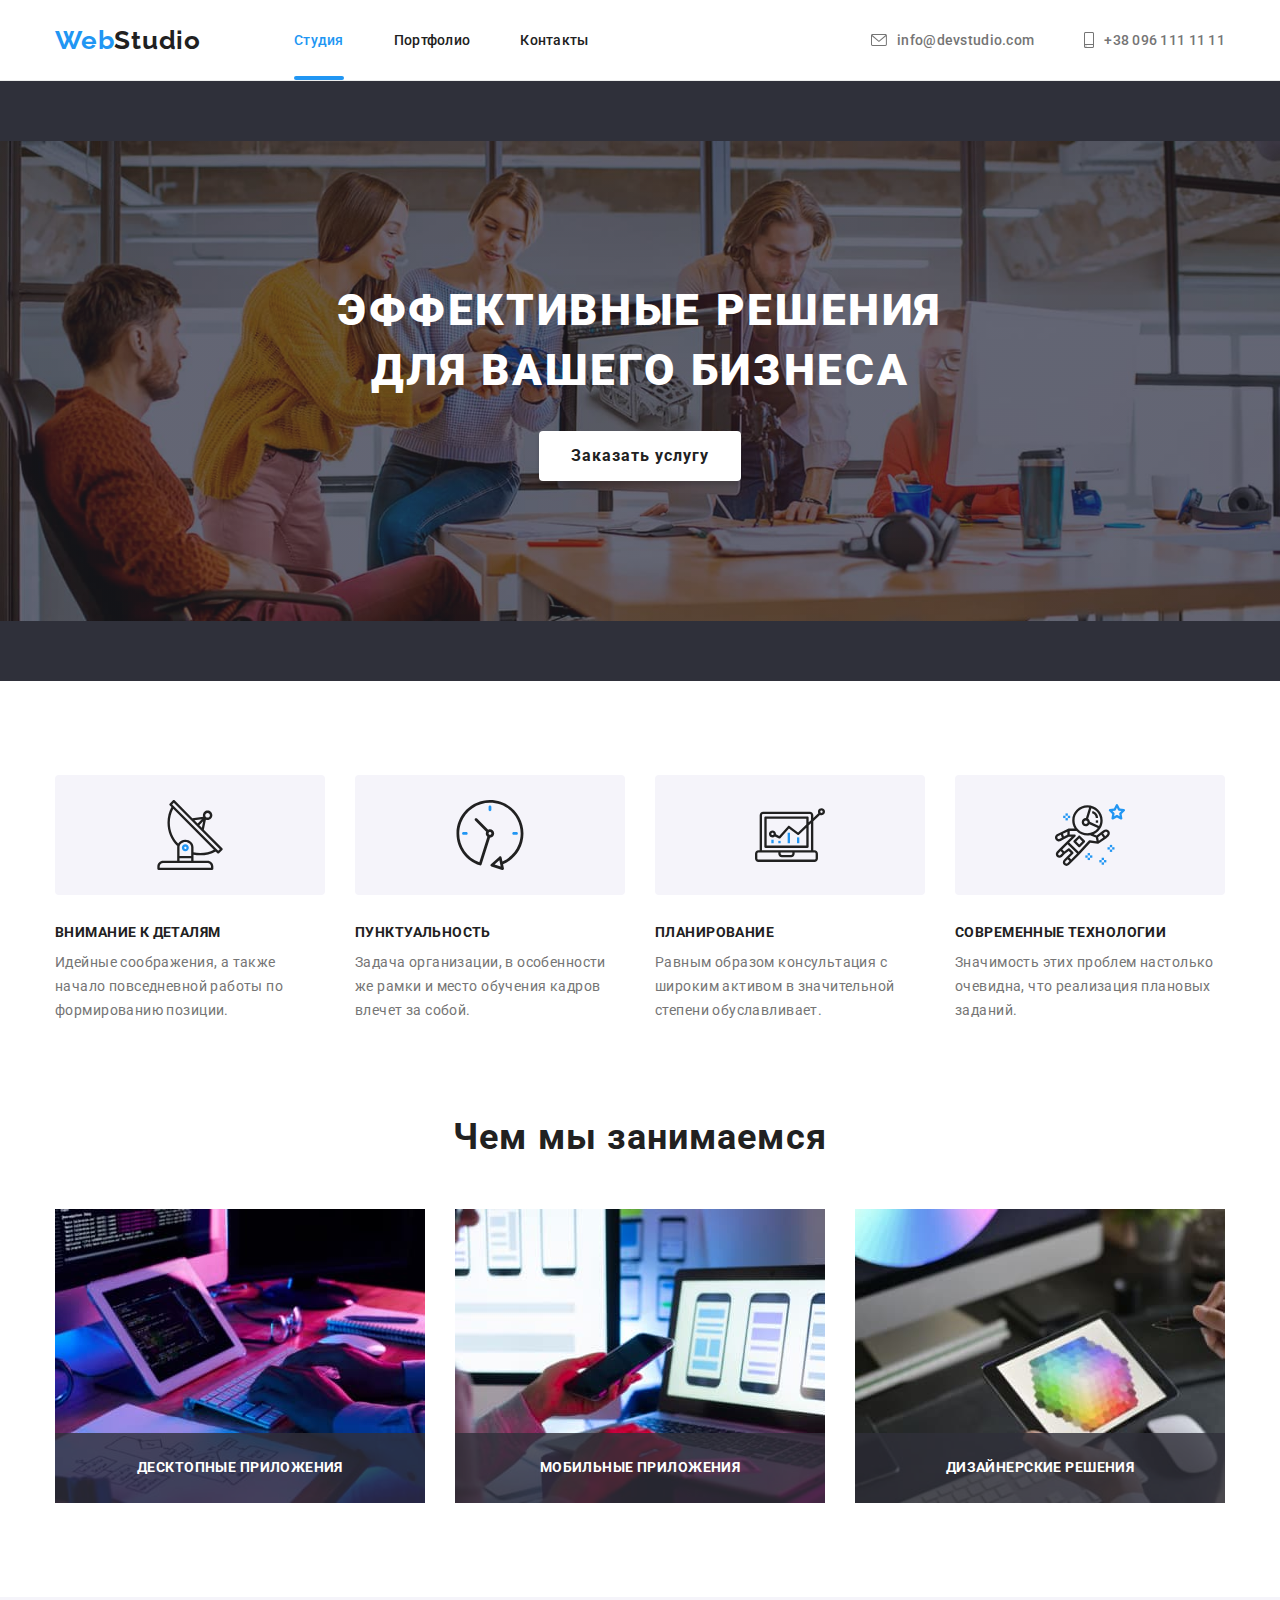
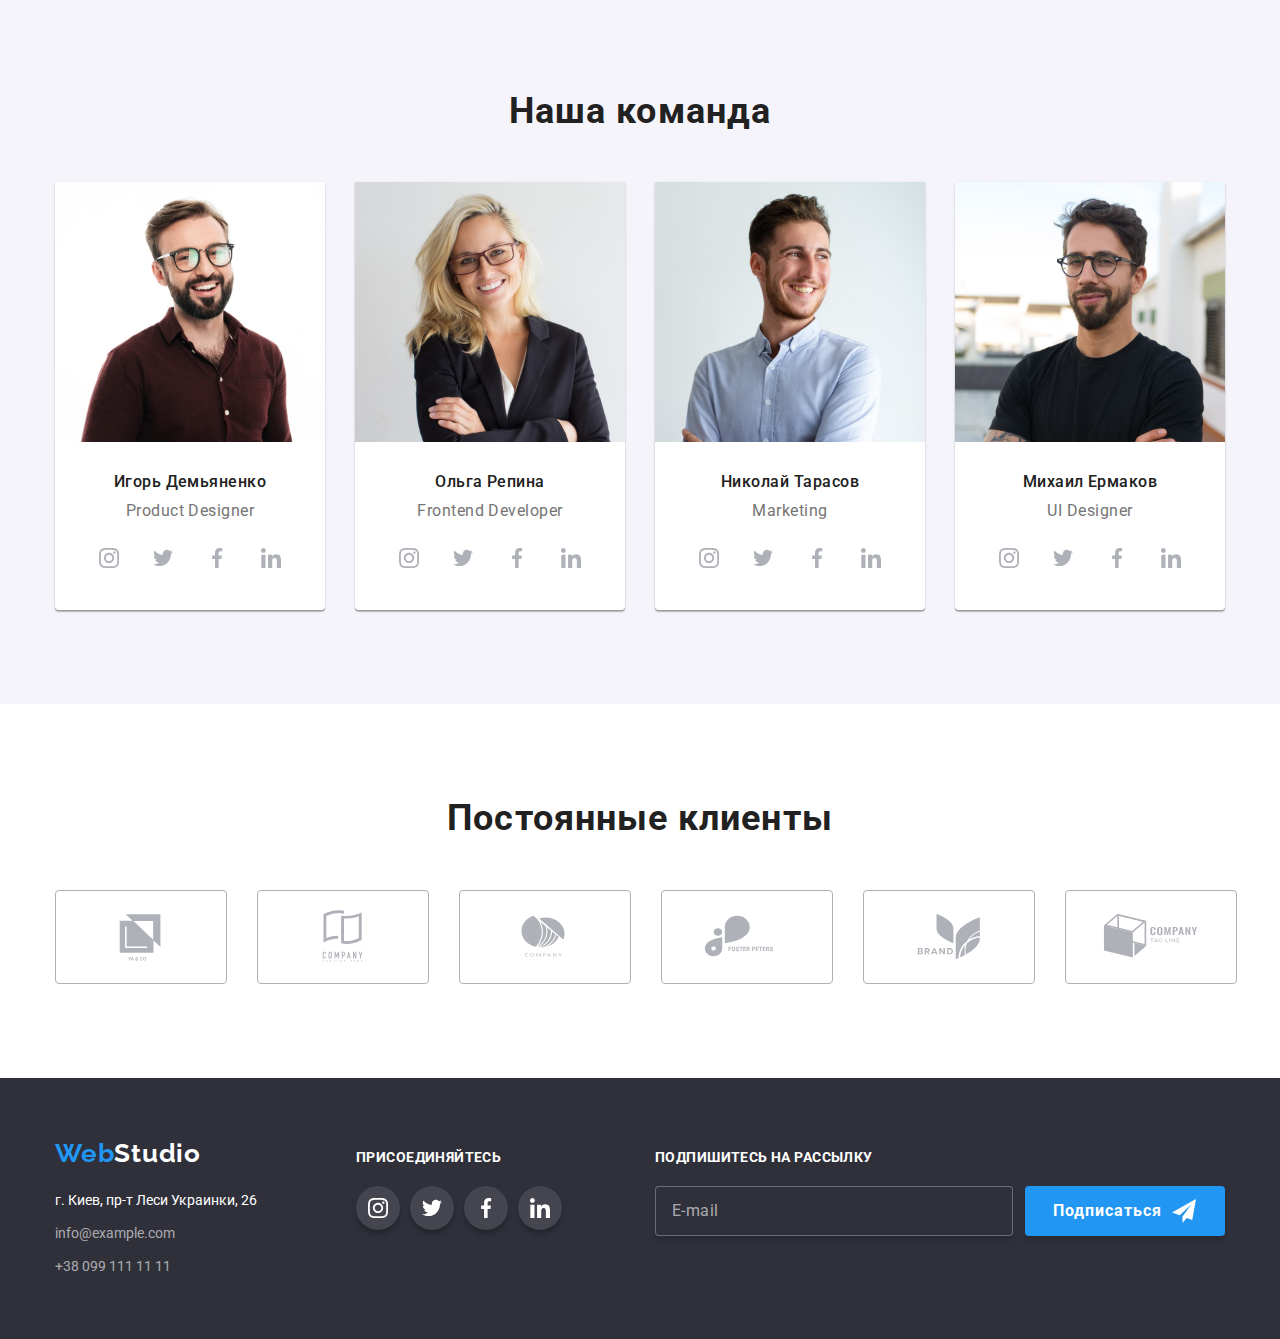
<file: index.html>
<!DOCTYPE html>
<html lang="en">
<head>
    <meta charset="UTF-8">
    <meta http-equiv="X-UA-Compatible" content="IE=edge">
    <meta name="viewport" content="width=device-width, initial-scale=1.0">
    <link rel="preconnect" href="https://fonts.googleapis.com">
    <link rel="preconnect" href="https://fonts.gstatic.com" crossorigin>
    <title>WebStudio</title>
    <link href="https://fonts.googleapis.com/css2?family=Raleway:wght@700&family=Roboto:wght@400;500;700;900&display=swap"
        rel="stylesheet">
    <link rel="stylesheet" href="https://cdnjs.cloudflare.com/ajax/libs/modern-normalize/1.0.0/modern-normalize.min.css" />

    <link rel="stylesheet" href="./css/main.min.css" />
</head>
<body>
   <!-- Header content -->
    <header class="header">
        <div class="header__container container">
            <a class="header__logo logo" href="index.html">Web<span class="logo__span">Studio</span></a>
            <nav class="navigation">
                <ul class="menu list">
                    <li class="menu__item"><a class="menu__link menu__link--curent" href="./index.html">Студия</a>
                    </li>
                    <li class="menu__item"><a class="menu__link" href="./portfolio.html">Портфолио</a>
                    </li>
                    <li class="menu__item"><a class="menu__link" href="">Контакты</a></li>
                </ul>
            </nav>
            <ul class="connect list">
                <li class="connect__item">
                <a class="connect__link" href="mailto:info@devstudio.com">
                    <svg class="connect__icon" width="16" height="12">
                        <use href="./images/symbol-defs.svg#mail-icon"></use>
                    </svg>info@devstudio.com</a></li>
                <li class="connect__item">
                    <a class="connect__link" href="tel:+380961111111">
                        <svg class="connect__icon" width="10" height="16">
                        <use href="./images/symbol-defs.svg#tel-icon"></use>
                    </svg>+38 096 111 11 11</a>
                </li>
            </ul>
        </div>
    </header>
    <!-- End of Header content -->
    <!-- Main content -->
    <main>
    <!-- Section 1 -->
        <section class="hero">
            <div class="container">
                <h1 class="hero__title">Эффективные решения для вашего бизнеса</h1>
                <button data-modal-open class="hero__btn">Заказать услугу</button>
            </div>
            
        </section>
    <!-- End of Section 1 -->
    <!-- Section 2 -->
        <section class="section">
            <div class="container">
            <h2 class="visually-hidden">особенности</h2>
            <ul class="features list">
                <li class="features__item">
                    <div class="features__box">
                        <svg class="features__icon" width="70" height="70" >
                            <use href="./images/symbol-defs.svg#icon-antena" ></use>
                        </svg>
                    </div>
                    <h3 class="features__title">Внимание к деталям</h3>
                    <p class="features__text">Идейные соображения, а также начало повседневной работы по формированию позиции.</p>
                </li>
                <li class="features__item">
                    <div class="features__box">
                        <svg class="features__icon" width="70" height="70">
                            <use href="./images/symbol-defs.svg#icon-clock"></use>
                        </svg>
                    </div>
                    <h3 class="features__title">Пунктуальность</h3>
                    <p class="features__text">Задача организации, в особенности же рамки и место обучения кадров влечет за собой.</p>
                </li>
                <li class="features__item">
                    <div class="features__box">
                        <svg class="features__icon" width="70" height="70">
                            <use href="./images/symbol-defs.svg#icon-diagram"></use>
                        </svg>
                    </div>
                    <h3 class="features__title">Планирование</h3>
                    <p class="features__text">Равным образом консультация с широким активом в значительной степени обуславливает.</p>
                </li>
                <li class="features__item">
                    <div class="features__box">
                        <svg class="features__icon" width="70" height="70">
                            <use href="./images/symbol-defs.svg#icon-astronaut"></use>
                        </svg>
                    </div>
                    <h3 class="features__title">Современные технологии</h3>
                    <p class="features__text">Значимость этих проблем настолько очевидна, что реализация плановых заданий.</p>
                </li>
            </ul>
            </div>
        </section>
    <!-- End of Section 2 -->
    <!-- Section 3 -->
        <section class="section section--no-pading-top">
            <div class="container">
                <h2 class="section__title">Чем мы занимаемся</h2>
                <ul class="service list">
                <li class="service__item"><img src="images/img1.jpg" alt="Разработчик пишет код" width="370" />
                <p class="service__direction">Десктопные приложения</p></li>
                <li class="service__item"><img src="images/img2.jpg" alt="Разработка мобильного приложения" width="370" />
                <p class="service__direction">Мобильные приложения</p></li>
                <li class="service__item"><img src="images/img3.jpg" alt="Выбор гаммы цвета" width="370" />
                <p class="service__direction">Дизайнерские решения</p></li>
            </ul>
            </div>
        </section>
    <!-- End of Section 3 -->
    <!-- Section 4 -->
        <section class="section section--other-background">
            <div class="container">
            <h2 class="section__title">Наша команда</h2>
            <ul class="team-cards list">
                <li class="team-cards__item">
                    <img src="images/img.jpg" alt="Игорь Демьяненко" width="270" />
                <div class="team-cards__box">
                    <h3 class="team-cards__title">Игорь Демьяненко</h3>
                    <p class="team-cards__text">Product Designer</p>
                    <ul class="soc list">
                        <li class="soc__item"><a class="soc__link" href="">
                                <svg class="soc__icon">
                                    <use href="./images/symbol-defs.svg#icon-instagram"></use>
                                </svg>
                            </a></li>
                        <li class="soc__item"><a class="soc__link" href="">
                                <svg class="soc__icon">
                                    <use href="./images/symbol-defs.svg#icon-twitter"></use>
                                </svg>
                            </a></li>
                        <li class="soc__item"><a class="soc__link" href="">
                                <svg class="soc__icon">
                                    <use href="./images/symbol-defs.svg#icon-facebook"></use>
                                </svg>
                            </a></li>
                        <li class="soc__item"><a class="soc__link" href="">
                                <svg class="soc__icon">
                                    <use href="./images/symbol-defs.svg#icon-linkedin"></use>
                                </svg>
                            </a></li>
                    </ul>
                </div>
                </li>
                <li class="team-cards__item">
                    <img src="images/img(1).jpg" alt="Ольга Репина" width="270" />
                <div class="team-cards__box">
                    <h3 class="team-cards__title">Ольга Репина</h3>
                    <p class="team-cards__text">Frontend Developer</p>
                    <ul class="soc list">
                        <li class="soc__item"><a class="soc__link" href="">
                                <svg class="soc__icon">
                                <use href="./images/symbol-defs.svg#icon-instagram"></use>
                            </svg>
                        </a></li>
                        <li class="soc__item"><a class="soc__link" href="">
                                <svg class="soc__icon">
                                <use href="./images/symbol-defs.svg#icon-twitter"></use>
                            </svg>
                        </a></li>
                        <li class="soc__item"><a class="soc__link" href="">
                                <svg class="soc__icon">
                                <use href="./images/symbol-defs.svg#icon-facebook"></use>
                            </svg>
                        </a></li>
                        <li class="soc__item"><a class="soc__link" href="">
                                <svg class="soc__icon">
                                <use href="./images/symbol-defs.svg#icon-linkedin"></use>
                            </svg>
                        </a></li>
                    </ul>
                </div>
                </li>
                <li class="team-cards__item">
                    <img src="images/img(2).jpg" alt="Николай Тарасов" width="270" />
                <div class="team-cards__box">
                    <h3 class="team-cards__title">Николай Тарасов</h3>
                    <p class="team-cards__text">Marketing</p>
                    <ul class="soc list">
                        <li class="soc__item"><a class="soc__link" href="">
                                <svg class="soc__icon">
                                    <use href="./images/symbol-defs.svg#icon-instagram"></use>
                                </svg>
                            </a></li>
                        <li class="soc__item"><a class="soc__link" href="">
                                <svg class="soc__icon">
                                    <use href="./images/symbol-defs.svg#icon-twitter"></use>
                                </svg>
                            </a></li>
                        <li class="soc__item"><a class="soc__link" href="">
                                <svg class="soc__icon">
                                    <use href="./images/symbol-defs.svg#icon-facebook"></use>
                                </svg>
                            </a></li>
                        <li class="soc__item"><a class="soc__link" href="">
                                <svg class="soc__icon">
                                    <use href="./images/symbol-defs.svg#icon-linkedin"></use>
                                </svg>
                            </a></li>
                    </ul>
                </div>
                </li>
                <li class="team-cards__item">
                    <img src="images/img(3).jpg" alt="Михаил Ермаков" width="270" />
                <div class="team-cards__box">
                    <h3 class="team-cards__title">Михаил Ермаков</h3>
                    <p class="team-cards__text">UI Designer</p>
                    <ul class="soc list">
                        <li class="soc__item"><a class="soc__link" href="">
                                <svg class="soc__icon">
                                    <use href="./images/symbol-defs.svg#icon-instagram"></use>
                                </svg>
                            </a></li>
                        <li class="soc__item"><a class="soc__link" href="">
                                <svg class="soc__icon">
                                    <use href="./images/symbol-defs.svg#icon-twitter"></use>
                                </svg>
                            </a></li>
                        <li class="soc__item"><a class="soc__link" href="">
                                <svg class="soc__icon">
                                    <use href="./images/symbol-defs.svg#icon-facebook"></use>
                                </svg>
                            </a></li>
                        <li class="soc__item"><a class="soc__link" href="">
                                <svg class="soc__icon">
                                    <use href="./images/symbol-defs.svg#icon-linkedin"></use>
                                </svg>
                            </a></li>
                    </ul>
                </div>
                </li>
            </ul>
            </div>
        </section>
        <!-- End of Section 4 -->
        <!-- Section 5 -->
        <section class="section">
            <div class="container">
                <h2 class="section__title">Постоянные клиенты</h2>
                <ul class="client list">
                    <li class="client__item"><a class="client__link" href="">
                            <svg class="client__icon" width="106" height="60">
                                <use href="./images/symbol-defs.svg#icon-client-1"></use>
                            </svg></a>
                    </li>
                    <li class="client__item"><a class="client__link" href="">
                            <svg class="client__icon" width="106" height="60">
                                <use href="./images/symbol-defs.svg#icon-client-2"></use>
                            </svg></a>
                    </li>
                    <li class="client__item"><a class="client__link" href="">
                            <svg class="client__icon" width="106" height="60">
                                <use href="./images/symbol-defs.svg#icon-client-3"></use>
                            </svg></a>
                    </li>
                    <li class="client__item"><a class="client__link" href="">
                            <svg class="client__icon" width="106" height="60">
                                <use href="./images/symbol-defs.svg#icon-client-4"></use>
                            </svg></a>
                    </li>
                    <li class="client__item"><a class="client__link" href="">
                            <svg class="client__icon" width="106" height="60">
                                <use href="./images/symbol-defs.svg#icon-client-5"></use>
                            </svg></a>
                    </li>
                    <li class="client__item"><a class="client__link" href="">
                            <svg class="client__icon" width="106" height="60">
                                <use href="./images/symbol-defs.svg#icon-client-6"></use>
                            </svg></a>
                    </li>
                </ul>
            </div>
        </section>
        <!-- End of Section 5 -->
    </main>
    <!-- End of main content -->
    <!-- Footer content -->
    <footer class="footer">
        <div class="container">
            <div class="footer-content">
                <div class="footer__box">
        <a class="footer__logo logo" href="index.html">Web<span class="logo__span logo--revers">Studio</span> </a>
     <address>
        <ul class="address list">
            <li class="address__item">
              <a class="address__address" href="https://goo.gl/maps/EQBEiKLQ2F43MQ8P8" target="_blank"> <span>г. Киев, пр-т Леси Украинки, 26</span></a>
            </li>
            <li class="address__item">
                <a class="address__email" href="mailto:info@example.com">info@example.com</a>
            </li>
            <li class="address__item">
                <a class="address__tel" href=tel:+380991111111>+38 099 111 11 11</a>
            </li>
        </ul>
    </address>
    </div>
    <div class="footer__social">
        <h3 class="footer__title">присоединяйтесь</h3>
        <ul class="social list">
            <li class="social__item"><a class="social__link" href="">
                <svg class="social__icon">
                <use href="./images/symbol-defs.svg#icon-instagram">
            </use>
        </svg></a>
    </li>
            <li class="social__item"><a class="social__link" href="">
                <svg class="social__icon">
                <use href="./images/symbol-defs.svg#icon-twitter">
            </use>
        </svg></a>
    </li>
            <li class="social__item"><a class="social__link" href="">
                <svg class="social__icon">
                <use href="./images/symbol-defs.svg#icon-facebook">
            </use>
        </svg></a>
    </li>
            <li class="social__item"><a class="social__link"href="">
                <svg class="social__icon">
                <use href="./images/symbol-defs.svg#icon-linkedin">
            </use>
        </svg></a>
    </li>
        </ul>
    </div>
    <div class="subscribe">
        <p class="footer__title">Подпишитесь на рассылку</p>
        <form class="subs-form">
            <input type="email" name="mail" id="mail" placeholder="E-mail" class="subs-form__mail">
            <button type="submit" class="subs-form__btn">
                Подписаться<svg class="subs-form__icon" width="24px" height="24px">
                    <use href="./images/symbol-defs.svg#icon-send"></use>
                </svg>
            </button>
        </form>
    </div>
    </div>
    </div>
    </footer>
    <!-- End of footer -->
    <!-- Modal FORM -->
    <div data-modal class="backdrop is-hidden">
        <div class="modal">
            <button type="button" data-modal-close class="modal__btn">
                <svg class="modal__icon" width="11" height="11">
                    <use href="./images/symbol-defs.svg#icon-close"></use>
                </svg>
            </button>
          <p class="modal__title">Оставьте свои данные, мы вам перезвоним</p>
            <form class="modal__form">
            
            <div class="form-field form-field__space--F">
                <label class="form-field__label" for="user-name">Имя</label>
                <div class="form-position">
                    <input class="form-position__input" type="text" name="user-name" id="user-name" placeholder="" required/>
                    <svg class="form-position__icon" width="18" height="18">
                        <use href="./images/symbol-defs.svg#icon-user"></use>
                    </svg>
                </div>
            </div>
            <div class="form-field form-field__space--F">
                <label class="form-field__label" for="user-tel">Телефон</label>
                <div class="form-position">
                    <input class="form-position__input" type="tel" name="user-tel" id="user-tel" placeholder="" required>
                    <svg class="form-position__icon" width="18" height="18">
                        <use href="./images/symbol-defs.svg#icon-phone"></use>
                    </svg>
                </div>
            </div>
            <div class="form-field form-field__space--F">
                <label class="form-field__label" for="user-email">Почта</label>
                <div class="form-position">
                    <input class="form-position__input" type="email" name="user-email" id="user-email" placeholder="">
                    <svg class="form-position__icon" width="18" height="18">
                        <use href="./images/symbol-defs.svg#icon-email"></use>
                    </svg>
                </div>
            </div>
            <div class="form-field form-field__space--L">
                <label class="form-field__label" for="comment">Комментарий</label>
                <textarea name="comment" id="comment" placeholder="Введите текст" class="textarea"></textarea>
            </div>
        <label class="check-field">
            <input type="checkbox" class="check-field__checkbox" name="checkbox">
            <span class="check-field__label"></span>
            <span class="check-field__agreement">
                Соглашаюсь с рассылкой и принимаю
                <span> <a href="" class="check-field__agreement-two">Условия договора</a> </span>
            </span>
        </label>
        <button type="submit" class="check-field__btn">Отправить</button>
            </form>
            <!-- END OF FORM -->
        </div>
    </div>
    <script src="./js/modal.js"></script>
</body>
</html>
</file>
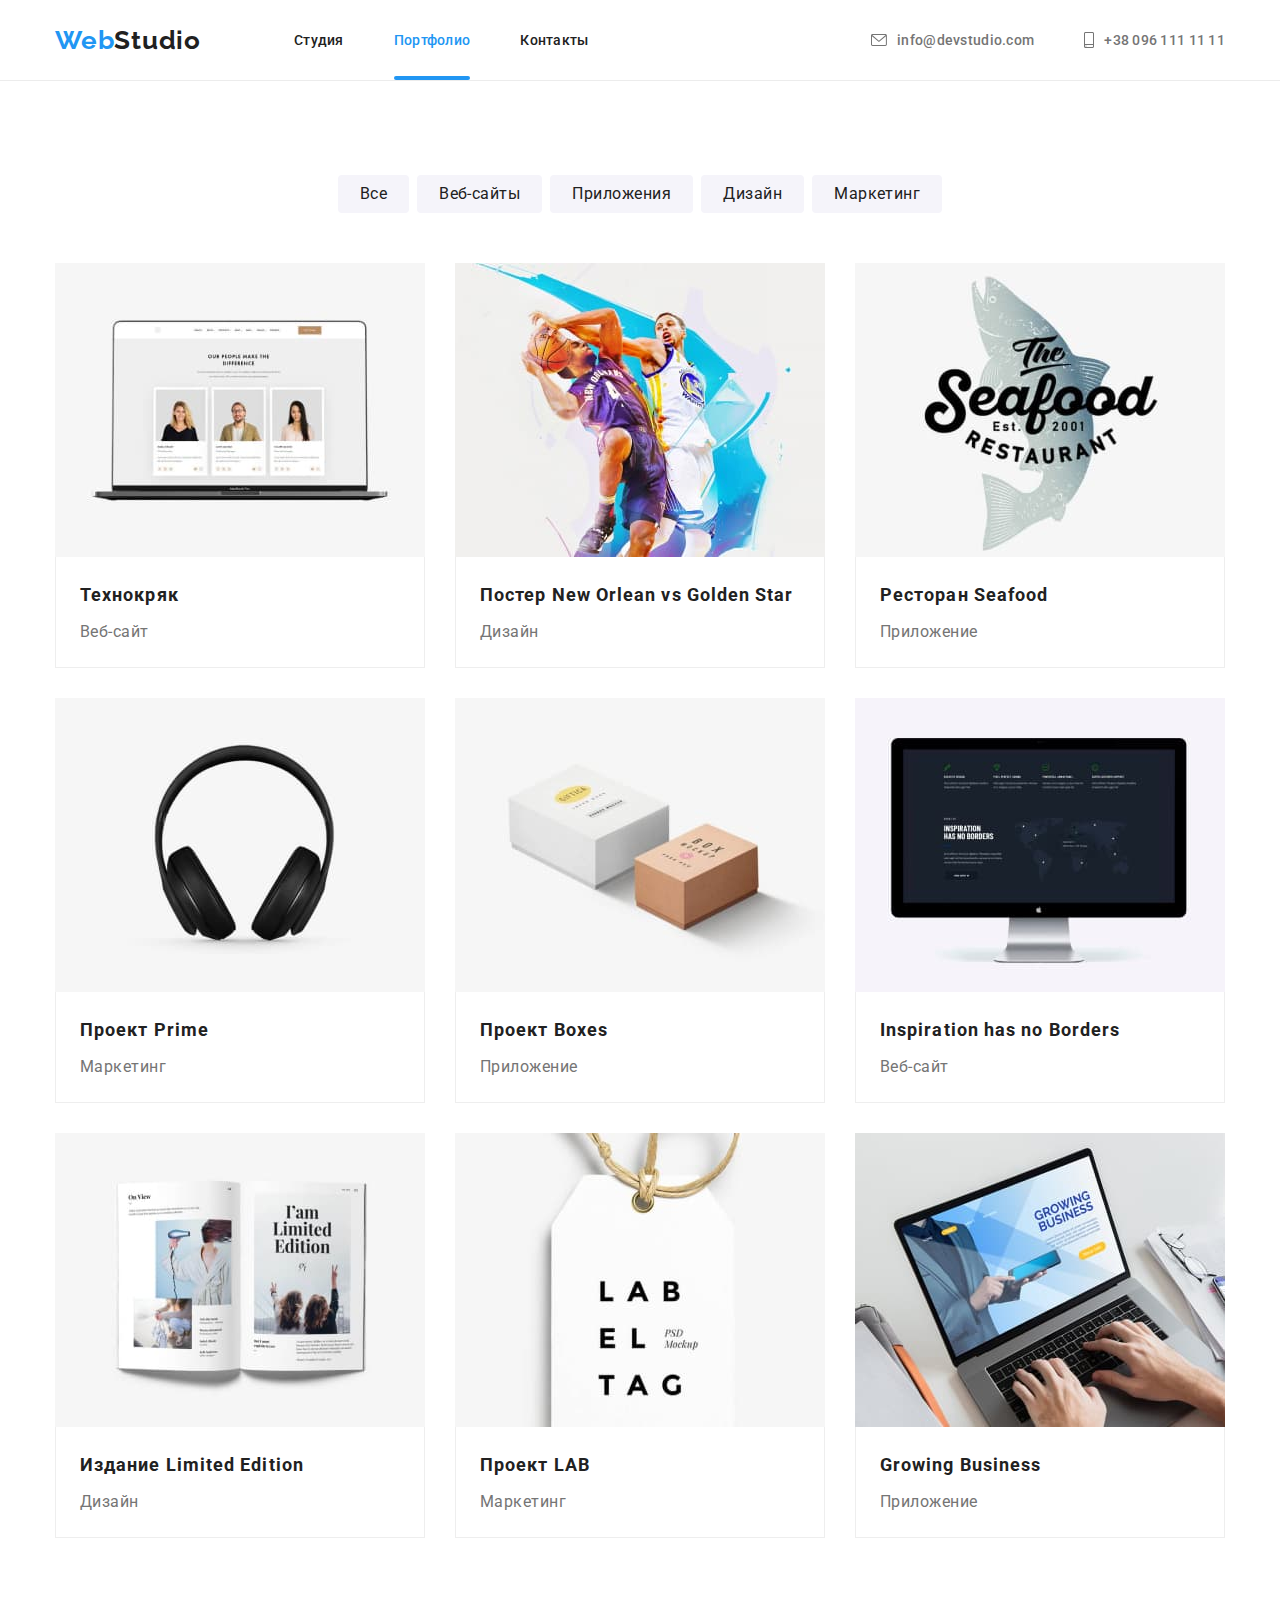
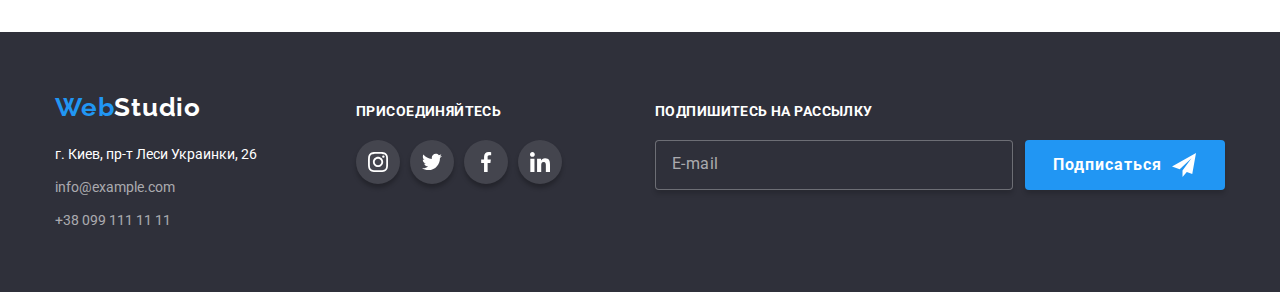
<file: portfolio.html>
<!DOCTYPE html>
<html lang="en">
<head>
    <meta charset="UTF-8">
    <meta http-equiv="X-UA-Compatible" content="IE=edge">
    <meta name="viewport" content="width=device-width, initial-scale=1.0">
    <link rel="preconnect" href="https://fonts.googleapis.com">
    <link rel="preconnect" href="https://fonts.gstatic.com" crossorigin>
    <title>Portfolio</title>
    <link href="https://fonts.googleapis.com/css2?family=Raleway:wght@700&family=Roboto:wght@400;500;700;900&display=swap"
        rel="stylesheet">
    <link rel="stylesheet" href="https://cdnjs.cloudflare.com/ajax/libs/modern-normalize/1.0.0/modern-normalize.min.css" />
 
    <link rel="stylesheet" href="./css/main.min.css" />
</head>
<body>
<!-- Header content -->
<header class="header">
    <div class="header__container container">
        <a class="header__logo logo" href="index.html">Web<span class="logo__span">Studio</span></a>
        <nav class="navigation">
            <ul class="menu list">
                <li class="menu__item"><a class="menu__link" href="./index.html">Студия</a>
                </li>
                <li class="menu__item"><a class="menu__link menu__link--curent" href="./portfolio.html">Портфолио</a>
                </li>
                <li class="menu__item"><a class="menu__link" href="">Контакты</a></li>
            </ul>
        </nav>
        <ul class="connect list">
            <li class="connect__item">
                <a class="connect__link" href="mailto:info@devstudio.com">
                    <svg class="connect__icon" width="16" height="12">
                        <use href="./images/symbol-defs.svg#mail-icon"></use>
                    </svg>info@devstudio.com</a>
            </li>
            <li class="connect__item">
                <a class="connect__link" href="tel:+380961111111">
                    <svg class="connect__icon" width="10" height="16">
                        <use href="./images/symbol-defs.svg#tel-icon"></use>
                    </svg>+38 096 111 11 11</a>
            </li>
        </ul>
    </div>
</header>
<!-- End of Header content -->
    <!-- Start portfolio section -->
    <main>
    <section class="section">
        <div class="container">
        <h1 class="visually-hidden">Portfolio</h1>
    <!-- Start Filters-->
    <ul class="filters">
        <li class="filters__list"><button type="button" class="filters__btn">Все</button></li>
        <li class="filters__list"><button type="button" class="filters__btn">Веб-сайты</button></li>
        <li class="filters__list"><button type="button" class="filters__btn">Приложения</button></li>
        <li class="filters__list"><button type="button" class="filters__btn">Дизайн</button></li>
        <li class="filters__list"><button type="button" class="filters__btn">Маркетинг</button></li>
    </ul>
    <!-- End filters -->
    <!-- Start of project box -->
    
    <ul class="projects list">
        <li class="projects__item">
            <a class="projects__link link" href="#">
                <div class="cover-wrap">
            <img src="images/potrtfolio_1.jpg" alt="технохряк" width="370" height="294">
            <p class="cover-wrap__cover-text">Ресурс предлагает комплексные предложения с разным уровнем функционала и сервисов. Все
                это позволит посетителю получить
                исчерпывающие сведения о компании или частном лице.</p></div>
            <div class="content">
            <h2 class="content__title">Технокряк</h2>
            <p class="content__text">Веб-сайт</p>
            </div>
            </a>
        </li>
        <li class="projects__item">
            <a class="projects__link link" href="#">
                <div class="cover-wrap">
            <img src="images/potrtfolio_2.jpg" alt="Постер New Orlean vs Golden Star" width="370" height="294">
            <p class="cover-wrap__cover-text">Ресурс предлагает комплексные предложения с разным уровнем функционала и сервисов. Все
                это позволит посетителю получить
                исчерпывающие сведения о компании или частном лице.</p>
            </div>
            <div class="content">
            <h2 class="content__title">Постер New Orlean vs Golden Star</h2>
            <p class="content__text">Дизайн</p>
            </div>
            </a>
        </li>
        <li class="projects__item">
            <a class="projects__link link" href="#">
                <div class="cover-wrap">
            <img src="images/potrtfolio_3.jpg" alt="Ресторан Seafood" width="370" height="294">
            <p class="cover-wrap__cover-text">Ресурс предлагает комплексные предложения с разным уровнем функционала и сервисов. Все
                это позволит посетителю получить
                исчерпывающие сведения о компании или частном лице.</p></div>
            <div class="content">
            <h2 class="content__title">Ресторан Seafood</h2>
            <p class="content__text">Приложение</p>
            </div>
            </a>
        </li>
        <li class="projects__item">
            <a class="projects__link link" href="#">
                <div class="cover-wrap">
            <img src="images/potrtfolio_4.jpg" alt="Проект Prime" width="370" height="294">
            <p class="cover-wrap__cover-text">Ресурс предлагает комплексные предложения с разным уровнем функционала и сервисов. Все
                это позволит посетителю получить
                исчерпывающие сведения о компании или частном лице.</p></div>
            <div class="content">
            <h2 class="content__title">Проект Prime</h2>
            <p class="content__text">Маркетинг</p>
            </div>
            </a>
        </li>
        <li class="projects__item">
            <a class="projects__link link" href="#">
                <div class="cover-wrap">
            <img src="images/potrtfolio_5.jpg" alt="Проект Boxes" width="370" height="294">
            <p class="cover-wrap__cover-text">Ресурс предлагает комплексные предложения с разным уровнем функционала и сервисов. Все
                это позволит посетителю получить
                исчерпывающие сведения о компании или частном лице.</p></div>
            <div class="content">
            <h2 class="content__title">Проект Boxes</h2>
            <p class="content__text">Приложение</p>
            </div>
            </a>
        </li>
        <li class="projects__item">
            <a class="projects__link link" href="#">
                <div class="cover-wrap">
            <img src="images/potrtfolio_6.jpg" alt="Inspiration has no Borders" width="370" height="294">
            <p class="cover-wrap__cover-text">Ресурс предлагает комплексные предложения с разным уровнем функционала и сервисов. Все
                это позволит посетителю получить
                исчерпывающие сведения о компании или частном лице.</p></div>
            <div class="content">
            <h2 class="content__title">Inspiration has no Borders</h2>
            <p class="content__text">Веб-сайт</p>
            </div>
            </a>
        </li>
        <li class="projects__item">
            <a class="projects__link link" href="#">
                <div class="cover-wrap">
            <img src="images/potrtfolio_7.jpg" alt="Издание Limited Edition" width="370" height="294">
            <p class="cover-wrap__cover-text">Ресурс предлагает комплексные предложения с разным уровнем функционала и сервисов. Все
                это позволит посетителю получить
                исчерпывающие сведения о компании или частном лице.</p></div>
            <div class="content">
            <h2 class="content__title">Издание Limited Edition</h2>
            <p class="content__text">Дизайн</p>
            </div>
            </a>
        </li>
        <li class="projects__item">
            <a class="projects__link link" href="#">
                <div class="cover-wrap">
            <img src="images/potrtfolio_8.jpg" alt="Проект LAB" width="370" height="294">
            <p class="cover-wrap__cover-text">Ресурс предлагает комплексные предложения с разным уровнем функционала и сервисов. Все
                это позволит посетителю получить
                исчерпывающие сведения о компании или частном лице.</p></div>
            <div class="content">
            <h2 class="content__title">Проект LAB</h2>
            <p class="content__text">Маркетинг</p>
            </div>
            </a>
        </li>
        <li class="projects__item">
            <a class="projects__link link" href="#">
                <div class="cover-wrap">
            <img src="images/potrtfolio_9.jpg" alt="Growing Business" width="370" height="294">
            <p class="cover-wrap__cover-text">Ресурс предлагает комплексные предложения с разным уровнем функционала и сервисов. Все
                это позволит посетителю получить
                исчерпывающие сведения о компании или частном лице.</p></div>
            <div class="content">
            <h2 class="content__title">Growing Business</h2>
            <p class="content__text">Приложение</p>
            </div>
            </a>
        </li>
    </ul>
    <!-- End of projects box -->
    </div>
    </section>
    </main>
    <!-- End portfolio -->
    <!-- Footer content -->
    <footer class="footer">
        <div class="container">
            <div class="footer-content">
                <div class="footer__box">
                    <a class="footer__logo logo" href="index.html">Web<span class="logo__span logo--revers">Studio</span>
                    </a>
                    <address>
                        <ul class="address list">
                            <li class="address__item">
                                <a class="address__address" href="https://goo.gl/maps/EQBEiKLQ2F43MQ8P8" target="_blank">
                                    <span>г. Киев, пр-т Леси Украинки, 26</span></a>
                            </li>
                            <li class="address__item">
                                <a class="address__email" href="mailto:info@example.com">info@example.com</a>
                            </li>
                            <li class="address__item">
                                <a class="address__tel" href=tel:+380991111111>+38 099 111 11 11</a>
                            </li>
                        </ul>
                    </address>
                </div>
                <div class="footer__social">
                    <h3 class="footer__title">присоединяйтесь</h3>
                    <ul class="social list">
                        <li class="social__item"><a class="social__link" href="">
                                <svg class="social__icon">
                                    <use href="./images/symbol-defs.svg#icon-instagram">
                                    </use>
                                </svg></a>
                        </li>
                        <li class="social__item"><a class="social__link" href="">
                                <svg class="social__icon">
                                    <use href="./images/symbol-defs.svg#icon-twitter">
                                    </use>
                                </svg></a>
                        </li>
                        <li class="social__item"><a class="social__link" href="">
                                <svg class="social__icon">
                                    <use href="./images/symbol-defs.svg#icon-facebook">
                                    </use>
                                </svg></a>
                        </li>
                        <li class="social__item"><a class="social__link" href="">
                                <svg class="social__icon">
                                    <use href="./images/symbol-defs.svg#icon-linkedin">
                                    </use>
                                </svg></a>
                        </li>
                    </ul>
                </div>
                <div class="subscribe">
                    <p class="footer__title">Подпишитесь на рассылку</p>
                    <form class="subs-form">
                        <input type="email" name="mail" id="mail" placeholder="E-mail" class="subs-form__mail">
                        <button type="submit" class="subs-form__btn">
                            Подписаться<svg class="subs-form__icon" width="24px" height="24px">
                                <use href="./images/symbol-defs.svg#icon-send"></use>
                            </svg>
                        </button>
                    </form>
                </div>
            </div>
        </div>
    </footer>
    <!-- End of footer -->
    <script src="./js/modal.js"></script>
</body>
</html>
</file>
<file: css/main.min.css>
:root{--primary-text-color: rgba(255, 255, 255, 0.6);--title-text-color: #212121;--paragraph-text-color: #757575;--accent-text-color: #2196f3;--white-text-color: #ffffff}body{font-family:"Roboto",sans-serif;color:var(--primary-text-color);background:var(--white-text-color)}p,h1,h2,h3,h4,h5,h6{margin:0}ul,ol{margin:0;padding-left:0}img{display:block;max-width:100%;height:auto}.list{padding:0;margin:0;list-style:none}.link{text-decoration:none}.section{padding-top:94px;padding-bottom:94px}.container{width:1200px;padding:0 15px;margin:0 auto}.visually-hidden{position:absolute;white-space:nowrap;width:1px;height:1px;overflow:hidden;border:0;padding:0;clip:rect(0 0 0 0);clip-path:inset(50%);margin:-1px}.header{background:var(--white-text-color);border-bottom:1px solid #ececec}.logo{font-family:"Raleway",sans-serif;font-weight:700;font-size:26px;line-height:1.19;text-decoration:none;letter-spacing:.03em;color:var(--accent-text-color)}.header__logo{margin-right:93px}.logo__span{color:var(--title-text-color)}.header__container{display:flex;align-items:center;font-weight:500;font-size:14px;line-height:1.15;letter-spacing:.02em}.menu{display:flex;align-items:center}.menu__item{position:relative;display:inline-flex;align-items:center}.menu__item:nth-child(n+2){margin-left:50px}.menu__link{padding-top:32px;padding-bottom:32px;color:var(--title-text-color);text-decoration:none;transition-duration:250ms;transition-property:color;transition-timing-function:cubic-bezier(0.4, 0, 0.2, 1)}.menu__link:hover,.menu__link:focus{color:var(--accent-text-color)}.menu__link--curent{color:var(--accent-text-color)}.menu__link--curent::after{position:absolute;left:0;bottom:0;content:"";display:block;width:100%;height:4px;border-radius:4px;background-color:var(--accent-text-color)}.connect{display:flex;margin-left:auto}.connect__item+.connect__item{margin-left:50px}.connect__link{display:flex;align-items:center;padding-top:20px;padding-bottom:20px;color:var(--paragraph-text-color);text-decoration:none;transition-duration:250ms;transition-property:color;transition-timing-function:cubic-bezier(0.4, 0, 0.2, 1)}.connect__link:hover,.connect__link:focus{color:var(--accent-text-color)}.connect__icon{margin-right:10px;fill:currentColor}.connect__icon:hover,.connect__icon:focus{fill:var(--accent-text-color)}.section__title{font-weight:700;font-size:36px;line-height:1.16;text-align:center;letter-spacing:.03em;margin-bottom:50px;color:var(--title-text-color)}.hero{position:relative;max-width:1600px;height:600px;margin-left:auto;margin-right:auto;background-image:linear-gradient(to right, rgba(47, 48, 58, 0.4), rgba(47, 48, 58, 0.4)),url("../images/bg_hero.jpg");background-position:center;background-size:contain;background-repeat:no-repeat;background-color:#2f303a;padding-top:200px;padding-bottom:200px}.hero__title{margin-left:auto;margin-right:auto;font-weight:900;font-size:44px;line-height:1.36;text-align:center;letter-spacing:.06em;text-transform:uppercase;color:var(--white-text-color);max-width:696px}.hero__btn{display:block;margin-left:auto;margin-right:auto;margin-top:30px;padding:10px 32px;background:#fff;box-shadow:0px 4px 4px rgba(0,0,0,.15);border:0;border-radius:4px;font-weight:bold;font-size:16px;line-height:1.88;text-align:center;letter-spacing:.06em;color:var(--title-text-color);transition-duration:250ms;transition-property:color,background-color;transition-timing-function:cubic-bezier(0.4, 0, 0.2, 1)}.hero__btn:hover,.hero__btn:focus{background:#2196f3;cursor:pointer;color:var(--white-text-color)}.backdrop{position:fixed;top:0px;left:0px;width:100%;height:100%;background-color:rgba(0,0,0,.5);transition-duration:250ms;transition-property:opacity,visibility;transition-timing-function:cubic-bezier(0.4, 0, 0.2, 1)}.backdrop.is-hidden{opacity:0;pointer-events:none;visibility:hidden}.modal{position:absolute;top:50%;left:50%;transform:translate(-50%, -50%);width:528px;height:581px;background:var(--white-text-color);box-shadow:0px 1px 3px rgba(0,0,0,.12),0px 1px 1px rgba(0,0,0,.14),0px 2px 1px rgba(0,0,0,.2);border-radius:4px;padding:40px}.modal__form{margin-left:auto;margin-right:auto}.modal__btn{position:absolute;top:8px;right:8px;height:30px;width:30px;background-color:rgba(0,0,0,0);border:1px solid rgba(0,0,0,.1);box-sizing:border-box;border-radius:50%;cursor:pointer}.modal__btn:hover,.modal__btn:focus{fill:var(--accent-text-color);transition-duration:250ms;transition-property:fill;transition-timing-function:cubic-bezier(0.4, 0, 0.2, 1)}.modal__title{font-weight:700;font-size:20px;line-height:1.15;text-align:center;letter-spacing:.03em;color:var(--title-text-color);margin-bottom:12px}.form-field{display:flex;flex-direction:column}.form-field__space--F{margin-bottom:12px}.form-field__space--L{margin-bottom:20px}.form-field__label{display:block;font-weight:400;font-size:12px;line-height:1.16;letter-spacing:.01em;color:var(--paragraph-text-color);margin-bottom:4px}.form-position{position:relative}.form-position__input{width:100%;height:40px;border:1px solid rgba(33,33,33,.2);box-sizing:border-box;border-radius:4px;background-color:rgba(0,0,0,0);padding-left:38px;outline:none}.form-position__icon{position:absolute;top:50%;left:12px;transform:translateY(-50%);color:var(--title-text-color)}.form-position__input:hover,.form-position__input:focus{border:1px solid var(--accent-text-color);transition-duration:250ms;transition-property:border-color;transition-timing-function:cubic-bezier(0.4, 0, 0.2, 1);cursor:pointer}.form-position__input:hover+.form-position__icon,.form-position__input:focus+.form-position__icon{fill:var(--accent-text-color);transition-duration:250ms;transition-property:fill;transition-timing-function:cubic-bezier(0.4, 0, 0.2, 1);cursor:pointer}.textarea{font-weight:400;font-size:14px;line-height:1.14;letter-spacing:.01em;width:100%;height:120px;resize:none;border:1px solid rgba(33,33,33,.2);color:rgba(117,117,117,.5);box-sizing:border-box;border-radius:4px;background-color:rgba(0,0,0,0);padding:12px 16px;outline:none}.textarea:hover,.textarea:focus{border:1px solid var(--accent-text-color);transition-duration:250ms;transition-property:border-color;transition-timing-function:cubic-bezier(0.4, 0, 0.2, 1);cursor:pointer}.check-field{display:flex;align-items:center;justify-content:center}.check-field__agreement{display:inline-block;font-weight:400;font-size:14px;line-height:1.71;letter-spacing:.03em;color:var(--paragraph-text-color)}.check-field__agreement-two{display:inline-block;font-weight:400;font-size:14px;line-height:1.17;letter-spacing:.03em;color:var(--accent-text-color);text-decoration:underline}.check-field__checkbox{position:absolute;width:1px;height:1px;margin:-1px;border:0;padding:0;white-space:nowrap;-webkit-clip-path:inset(100%);clip-path:inset(100%);clip:rect(0 0 0 0);overflow:hidden}.check-field__checkbox:checked+.check-field__label{border-color:rgba(0,0,0,0);background-color:var(--accent-text-color);background-image:url(../images/check.svg);background-size:contain;background-origin:border-box}.check-field__label{display:inline-block;width:16px;height:15px;margin-right:8.38px;border:2px solid var(--title-text-color);border-radius:4px;transition:background-color 250ms cubic-bezier(0.4, 0, 0.2, 1),background-image 250ms cubic-bezier(0.4, 0, 0.2, 1),background-size 250ms cubic-bezier(0.4, 0, 0.2, 1)}.check-field__btn{font-weight:700;font-size:16px;line-height:1.87;text-align:center;letter-spacing:.06em;color:var(--white-text-color);background-color:#2196f3;box-shadow:0px 4px 4px rgba(0,0,0,.15);border-radius:4px;border:0;padding:10px 55px;display:block;margin:30px auto auto auto}.check-field__btn:hover,.check-field__btn:focus{background:#188ce8;cursor:pointer;transition-duration:250ms;transition-property:background-color;transition-timing-function:cubic-bezier(0.4, 0, 0.2, 1)}.features{display:flex}.features__item{max-width:270px}.features__item:not(:last-child){margin-right:30px}.features__box{display:inline-flex;width:270px;height:120px;margin-bottom:30px;align-items:center;justify-content:center;background-color:#f5f4fa;border-radius:4px}.features__title{font-weight:700;font-size:14px;line-height:1.14;letter-spacing:.03em;text-transform:uppercase;color:var(--title-text-color);margin-bottom:10px}.features__text{font-size:14px;line-height:1.71;letter-spacing:.03em;color:var(--paragraph-text-color)}.section--no-pading-top{padding-top:0}.service{display:flex;align-items:center}.service__item{position:relative}.service__item:nth-child(n+2){margin-left:30px}.service__direction{position:absolute;bottom:0;width:370px;height:70px;display:flex;align-items:center;justify-content:center;font-weight:700;font-size:14px;line-height:1.14;letter-spacing:.03em;text-transform:uppercase;color:#fff;background:rgba(47,48,58,.8)}.section--other-background{background:#f5f4fa}.team-cards{display:flex;align-items:center}.team-cards__item{background:#fff;box-shadow:0px 1px 3px rgba(0,0,0,.12),0px 1px 1px rgba(0,0,0,.14),0px 2px 1px rgba(0,0,0,.2);border-radius:0px 0px 4px 4px}.team-cards__item:nth-child(n+2){margin-left:30px}.team-cards__box{padding-top:30px;padding-bottom:30px}.team-cards__title{margin-bottom:10px;font-weight:500;font-size:16px;line-height:1.19;text-align:center;letter-spacing:.03em;color:var(--title-text-color)}.team-cards__text{font-size:16px;line-height:1.19;text-align:center;letter-spacing:.03em;color:var(--paragraph-text-color);margin-bottom:16px}.soc{display:flex;justify-content:center}.soc__item:not(:last-child){margin-right:10px}.soc__link{display:flex;align-items:center;justify-content:center;color:#afb1b8;border-radius:50%;width:44px;height:44px;transition-duration:250ms;transition-property:color,background-color;transition-timing-function:cubic-bezier(0.4, 0, 0.2, 1)}.soc__link:hover,.soc__link:focus{color:var(--white-text-color);background-color:var(--accent-text-color)}.soc__icon{fill:currentColor;width:20px;height:20px}.client{display:flex}.client__item{border:1px solid #afb1b8;border-radius:4px;color:#afb1b8;transition-duration:250ms;transition-property:color,border;transition-timing-function:cubic-bezier(0.4, 0, 0.2, 1)}.client__item:not(:first-child){margin-left:30px}.client__item:hover,.client__item:focus{color:var(--accent-text-color);border:1px solid var(--accent-text-color);border-radius:4px}.client__link{display:flex;width:170px;height:92px;justify-content:center;align-items:center;color:currentColor}.client__icon{fill:currentColor}.footer{padding-bottom:60px;padding-top:60px;background:#2f303a}.footer-content{display:flex;align-items:baseline}.footer__box{flex-grow:1}.footer__logo{display:block;margin-bottom:20px}.logo--revers{color:var(--white-text-color)}.address__item{display:block;font-style:normal;font-weight:normal;font-size:14px;line-height:1.71}.address__item:nth-child(-n+2){margin-bottom:9px}.address__address{color:var(--white-text-color);text-decoration:none}.address__email,.address__tel{text-decoration:none;color:var(--primary-text-color)}.footer__title{font-size:14px;font-weight:700;line-height:1.14;letter-spacing:.03em;text-transform:uppercase;color:var(--white-text-color);margin-bottom:20px}.footer__social{margin-left:70px;margin-right:93px}.social{display:flex}.social__item:not(:last-child){margin-right:10px}.social__link{display:flex;align-items:center;justify-content:center;background-color:rgba(255,255,255,.1019607843);width:44px;height:44px;box-shadow:0px 4px 4px 0px rgba(0,0,0,.2509803922);border-radius:50%;transition-duration:250ms;transition-property:color,background-color;transition-timing-function:cubic-bezier(0.4, 0, 0.2, 1)}.social__link:hover,.social__link:focus{color:var(--white-text-color);background-color:var(--accent-text-color)}.social__icon{fill:var(--white-text-color);width:20px;height:20px}.subs-form{display:flex}.subs-form__mail{width:358px;margin-right:12px;padding-left:16px;border:1px solid rgba(255,255,255,.3);box-shadow:0px 4px 4px 0px rgba(0,0,0,.15);border-radius:4px;background-color:#2f303a;outline:none;color:rgba(255,255,255,.6)}.subs-form__btn{color:var(--white-text-color);background-color:var(--accent-text-color);cursor:pointer;border:none;line-height:1.87;letter-spacing:.06em;align-items:center;font-size:16px;font-weight:700;border-radius:4px;box-shadow:0px 4px 4px rgba(0,0,0,.15);padding:10px 28px;display:flex;margin:auto;width:200px;height:50px}.subs-form__icon{width:24px;height:24px;margin-left:10px;fill:var(--white-text-color)}.subscribe ::placeholder{font-size:16px;line-height:1.25;letter-spacing:.03em;text-align:left;color:rgba(255,255,255,.6)}.filters{display:flex;justify-content:center;margin-bottom:50px}.filters__list{list-style:none}.filters__list:nth-child(n+2){margin-left:8px}.filters__btn{padding:6px 22px;border:rgba(0,0,0,0);border-radius:4px;font-size:16px;line-height:1.62;text-align:center;letter-spacing:.03em;color:var(--title-text-color);background:#f5f4fa;transition-duration:250ms;transition-property:color,background-color,box-shadow;transition-timing-function:cubic-bezier(0.4, 0, 0.2, 1)}.filters__btn:hover,.filters__btn:focus{background:#2196f3;color:#fff;cursor:pointer;box-shadow:0px 3px 1px rgba(0,0,0,.1),0px 1px 2px rgba(0,0,0,.08),0px 2px 2px rgba(0,0,0,.12)}.projects{display:flex;flex-wrap:wrap}.projects__item{width:370px;margin-right:30px;margin-bottom:30px;background:var(--white-text-color)}.projects__item:nth-last-child(-n+3){margin-bottom:0}.projects__item:nth-child(3n+3){margin-right:0}.projects__link{display:block;transition-duration:250ms;transition-property:box-shadow;transition-timing-function:cubic-bezier(0.4, 0, 0.2, 1)}.projects__link:hover .cover-wrap__cover-text,.projects__link:focus .cover-wrap__cover-text{cursor:pointer;box-shadow:0px 1px 1px rgba(0,0,0,.12),0px 4px 4px rgba(0,0,0,.06),1px 4px 6px rgba(0,0,0,.16);transform:translateY(0)}.cover-wrap{position:relative;overflow:hidden}.cover-wrap__cover-text{position:absolute;top:0;left:0;height:100%;transform:translateY(100%);transition-duration:250ms;transition-property:transform;transition-timing-function:cubic-bezier(0.4, 0, 0.2, 1);font-weight:400;font-size:18px;line-height:1.55;padding:63px 24px;text-align:center;letter-spacing:.03em;color:var(--white-text-color);background:rgba(33,150,243,.9)}.content{border-right:1px solid #eee;border-bottom:1px solid #eee;border-left:1px solid #eee;padding:20px 24px}.content__title{margin-bottom:4px;font-weight:700;font-size:18px;line-height:2;letter-spacing:.06em;color:var(--title-text-color)}.content__text{font-size:16px;line-height:1.87;letter-spacing:.03em;color:var(--paragraph-text-color)}/*# sourceMappingURL=main.min.css.map */
</file>
